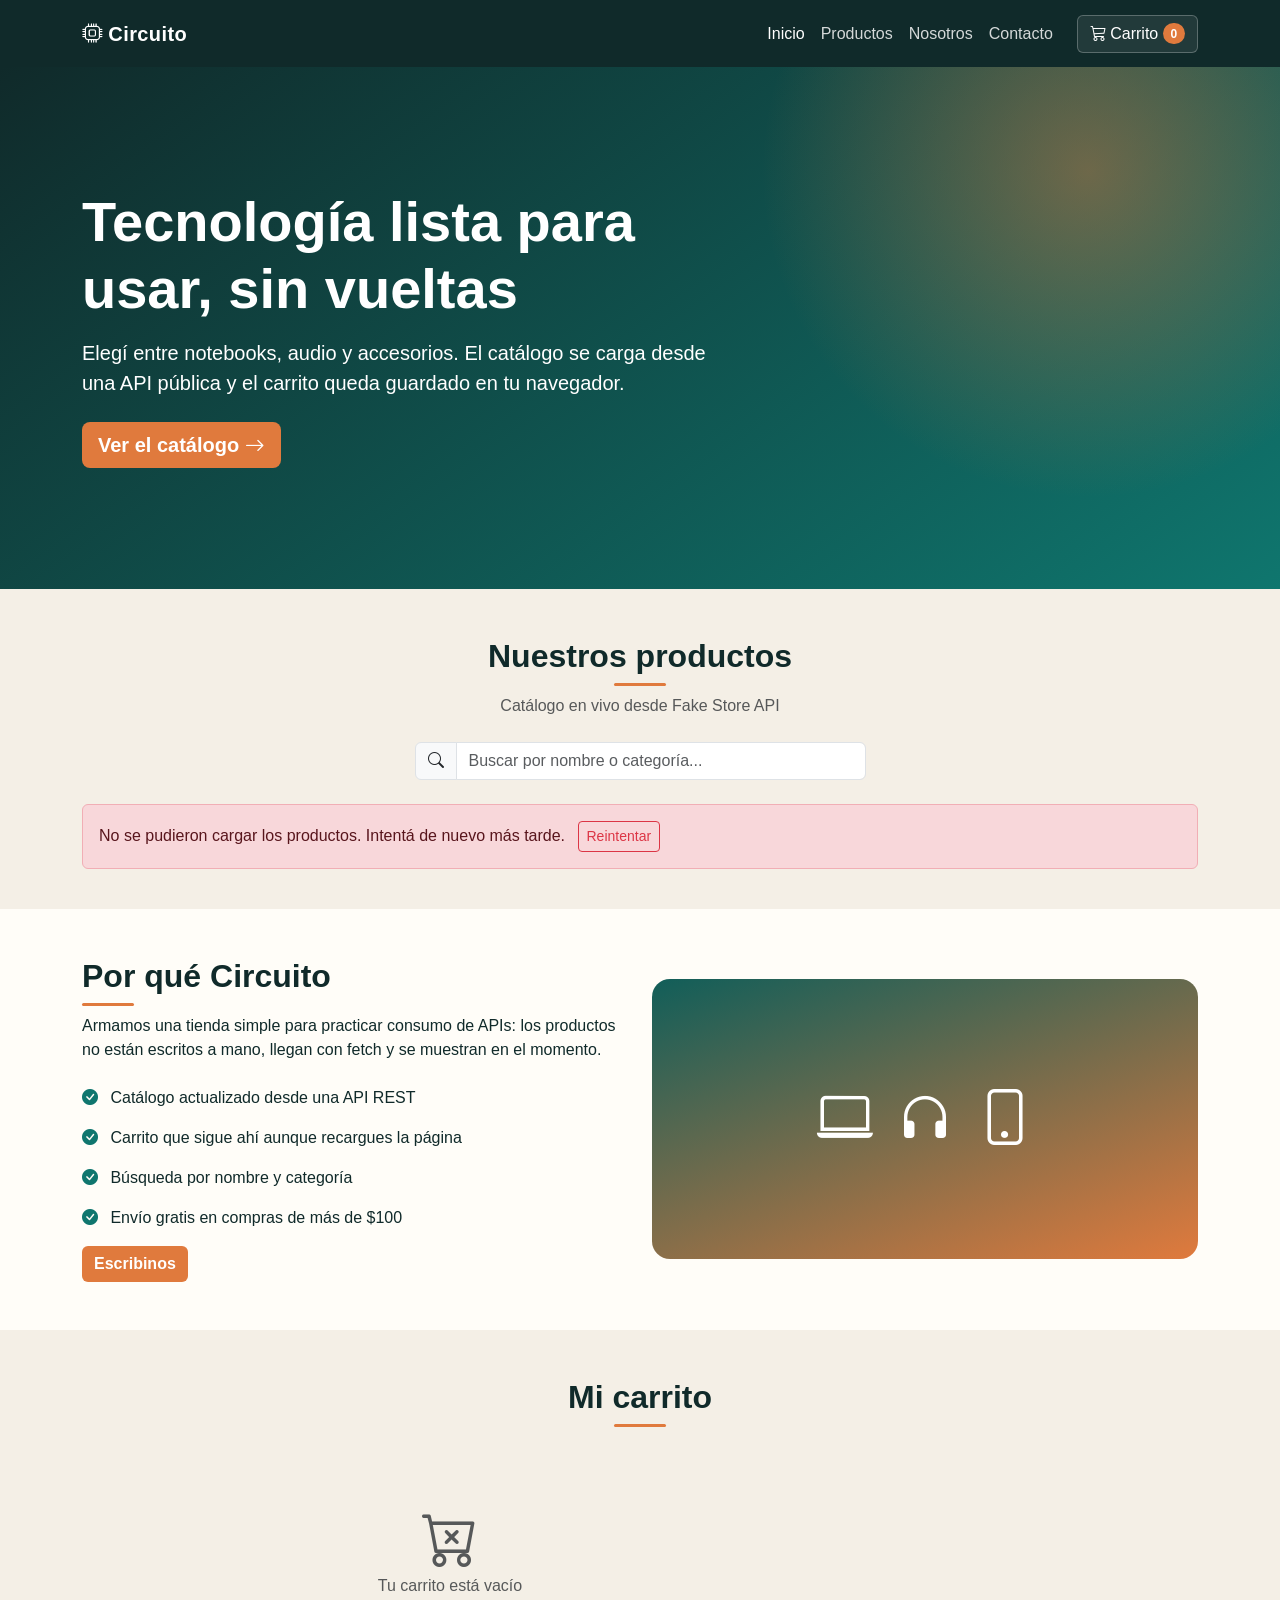
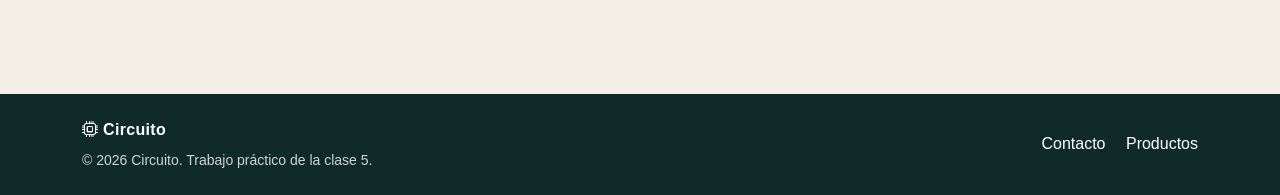
<file: index.html>
<!DOCTYPE html>
<html lang="es">
  <head>
    <meta charset="UTF-8" />
    <meta name="viewport" content="width=device-width, initial-scale=1.0" />
    <meta
      name="description"
      content="Circuito, tienda online de tecnología. Celulares, notebooks y accesorios con envío a todo el país."
    />
    <title>Circuito | Tienda de tecnología</title>
    <link
      href="https://cdn.jsdelivr.net/npm/bootstrap@5.3.3/dist/css/bootstrap.min.css"
      rel="stylesheet"
    />
    <link
      rel="stylesheet"
      href="https://cdn.jsdelivr.net/npm/bootstrap-icons@1.11.3/font/bootstrap-icons.min.css"
    />
    <link rel="stylesheet" href="css/styles.css" />
  </head>
  <body>
    <a class="visually-hidden-focusable" href="#productos">Saltar al contenido</a>

    <header class="site-header">
      <nav class="navbar navbar-expand-lg" aria-label="Navegación principal">
        <div class="container">
          <a class="navbar-brand" href="index.html">
            <i class="bi bi-cpu" aria-hidden="true"></i> Circuito
          </a>
          <button
            class="navbar-toggler"
            type="button"
            data-bs-toggle="collapse"
            data-bs-target="#menu"
            aria-controls="menu"
            aria-expanded="false"
            aria-label="Abrir menú"
          >
            <span class="navbar-toggler-icon"></span>
          </button>
          <div class="collapse navbar-collapse" id="menu">
            <ul class="navbar-nav ms-auto mb-2 mb-lg-0">
              <li class="nav-item">
                <a class="nav-link active" aria-current="page" href="index.html">Inicio</a>
              </li>
              <li class="nav-item">
                <a class="nav-link" href="#productos">Productos</a>
              </li>
              <li class="nav-item">
                <a class="nav-link" href="#nosotros">Nosotros</a>
              </li>
              <li class="nav-item">
                <a class="nav-link" href="contacto.html">Contacto</a>
              </li>
            </ul>
            <a href="#carrito" class="btn btn-cart ms-lg-3">
              <i class="bi bi-cart3" aria-hidden="true"></i> Carrito
              <span class="badge rounded-pill" id="contador-carrito" aria-live="polite">0</span>
            </a>
          </div>
        </div>
      </nav>
    </header>

    <main>
      <section class="hero d-flex align-items-center" aria-labelledby="hero-titulo">
        <div class="container">
          <div class="col-lg-7">
            <h1 id="hero-titulo" class="display-4 fw-bold mb-3">
              Tecnología lista para usar, sin vueltas
            </h1>
            <p class="lead mb-4">
              Elegí entre notebooks, audio y accesorios. El catálogo se carga desde una API
              pública y el carrito queda guardado en tu navegador.
            </p>
            <a href="#productos" class="btn btn-hero btn-lg">
              Ver el catálogo <i class="bi bi-arrow-right" aria-hidden="true"></i>
            </a>
          </div>
        </div>
      </section>

      <section id="productos" class="py-5" aria-labelledby="productos-titulo">
        <div class="container">
          <div class="text-center mb-4">
            <h2 id="productos-titulo" class="section-titulo">Nuestros productos</h2>
            <p class="text-muted">Catálogo en vivo desde Fake Store API</p>
          </div>
          <div class="row justify-content-center mb-4">
            <div class="col-lg-5 col-md-8">
              <div class="input-group">
                <span class="input-group-text" id="buscar-icono">
                  <i class="bi bi-search" aria-hidden="true"></i>
                </span>
                <input
                  type="search"
                  id="buscador"
                  class="form-control"
                  placeholder="Buscar por nombre o categoría..."
                  aria-label="Buscar productos"
                  aria-describedby="buscar-icono"
                />
              </div>
            </div>
          </div>
          <p id="estado-carga" class="text-center py-4" role="status">Cargando productos...</p>
          <p id="mensaje-error" class="alert alert-danger d-none" role="alert">
            No se pudieron cargar los productos. Intentá de nuevo más tarde.
            <button type="button" class="btn btn-outline-danger btn-sm ms-2" id="btn-reintentar">
              Reintentar
            </button>
          </p>
          <div id="productos-container" class="row g-4" aria-live="polite"></div>
        </div>
      </section>

      <section id="nosotros" class="nosotros py-5" aria-labelledby="nosotros-titulo">
        <div class="container">
          <div class="row align-items-center g-4">
            <div class="col-lg-6">
              <h2 id="nosotros-titulo" class="section-titulo text-start">Por qué Circuito</h2>
              <p>
                Armamos una tienda simple para practicar consumo de APIs: los productos no
                están escritos a mano, llegan con fetch y se muestran en el momento.
              </p>
              <ul class="list-unstyled mt-4">
                <li class="mb-3">
                  <i class="bi bi-check-circle-fill me-2" aria-hidden="true"></i>
                  Catálogo actualizado desde una API REST
                </li>
                <li class="mb-3">
                  <i class="bi bi-check-circle-fill me-2" aria-hidden="true"></i>
                  Carrito que sigue ahí aunque recargues la página
                </li>
                <li class="mb-3">
                  <i class="bi bi-check-circle-fill me-2" aria-hidden="true"></i>
                  Búsqueda por nombre y categoría
                </li>
                <li class="mb-3">
                  <i class="bi bi-check-circle-fill me-2" aria-hidden="true"></i>
                  Envío gratis en compras de más de $100
                </li>
              </ul>
              <a href="contacto.html" class="btn btn-hero">Escribinos</a>
            </div>
            <div class="col-lg-6">
              <div class="panel-nosotros" role="img" aria-label="Ilustración de una tienda de tecnología">
                <i class="bi bi-laptop" aria-hidden="true"></i>
                <i class="bi bi-headphones" aria-hidden="true"></i>
                <i class="bi bi-phone" aria-hidden="true"></i>
              </div>
            </div>
          </div>
        </div>
      </section>
    </main>

    <section id="carrito" class="carrito py-5" aria-labelledby="carrito-titulo">
      <div class="container">
        <div class="text-center mb-4">
          <h2 id="carrito-titulo" class="section-titulo">Mi carrito</h2>
        </div>
        <div class="row g-4">
          <div class="col-lg-8">
            <div id="carrito-items" class="d-flex flex-column gap-3"></div>
            <p id="carrito-vacio" class="text-center text-muted py-5 mb-0">
              <i class="bi bi-cart-x display-4 d-block" aria-hidden="true"></i>
              Tu carrito está vacío
            </p>
          </div>
          <div class="col-lg-4">
            <aside id="carrito-resumen" class="card resumen d-none">
              <div class="card-body">
                <h3 class="h5 mb-3">Resumen del pedido</h3>
                <div class="d-flex justify-content-between mb-2">
                  <span>Subtotal</span>
                  <strong id="carrito-subtotal">$0.00</strong>
                </div>
                <div class="d-flex justify-content-between mb-3">
                  <span>Envío</span>
                  <span id="carrito-envio">$0.00</span>
                </div>
                <hr />
                <div class="d-flex justify-content-between fs-5 mb-3">
                  <strong>Total</strong>
                  <strong id="carrito-total">$0.00</strong>
                </div>
                <button type="button" class="btn btn-hero w-100 mb-2" id="btn-comprar">
                  Finalizar compra
                </button>
                <button type="button" class="btn btn-outline-danger w-100" id="btn-vaciar">
                  Vaciar carrito
                </button>
              </div>
            </aside>
          </div>
        </div>
      </div>
    </section>

    <footer class="site-footer py-4">
      <div class="container d-flex flex-column flex-md-row justify-content-between align-items-center gap-3">
        <div>
          <a class="navbar-brand" href="index.html">
            <i class="bi bi-cpu" aria-hidden="true"></i> Circuito
          </a>
          <p class="mb-0 small mt-2">&copy; 2026 Circuito. Trabajo práctico de la clase 5.</p>
        </div>
        <div>
          <a href="contacto.html" class="me-3">Contacto</a>
          <a href="#productos">Productos</a>
        </div>
      </div>
    </footer>

    <div
      id="aviso"
      class="toast align-items-center border-0 position-fixed bottom-0 end-0 m-3"
      role="status"
      aria-live="polite"
      aria-atomic="true"
    >
      <div class="d-flex">
        <div class="toast-body"></div>
        <button
          type="button"
          class="btn-close me-2 m-auto"
          data-bs-dismiss="toast"
          aria-label="Cerrar aviso"
        ></button>
      </div>
    </div>

    <script src="https://cdn.jsdelivr.net/npm/bootstrap@5.3.3/dist/js/bootstrap.bundle.min.js"></script>
    <script src="js/carrito.js"></script>
    <script src="js/app.js"></script>
  </body>
</html>
</file>
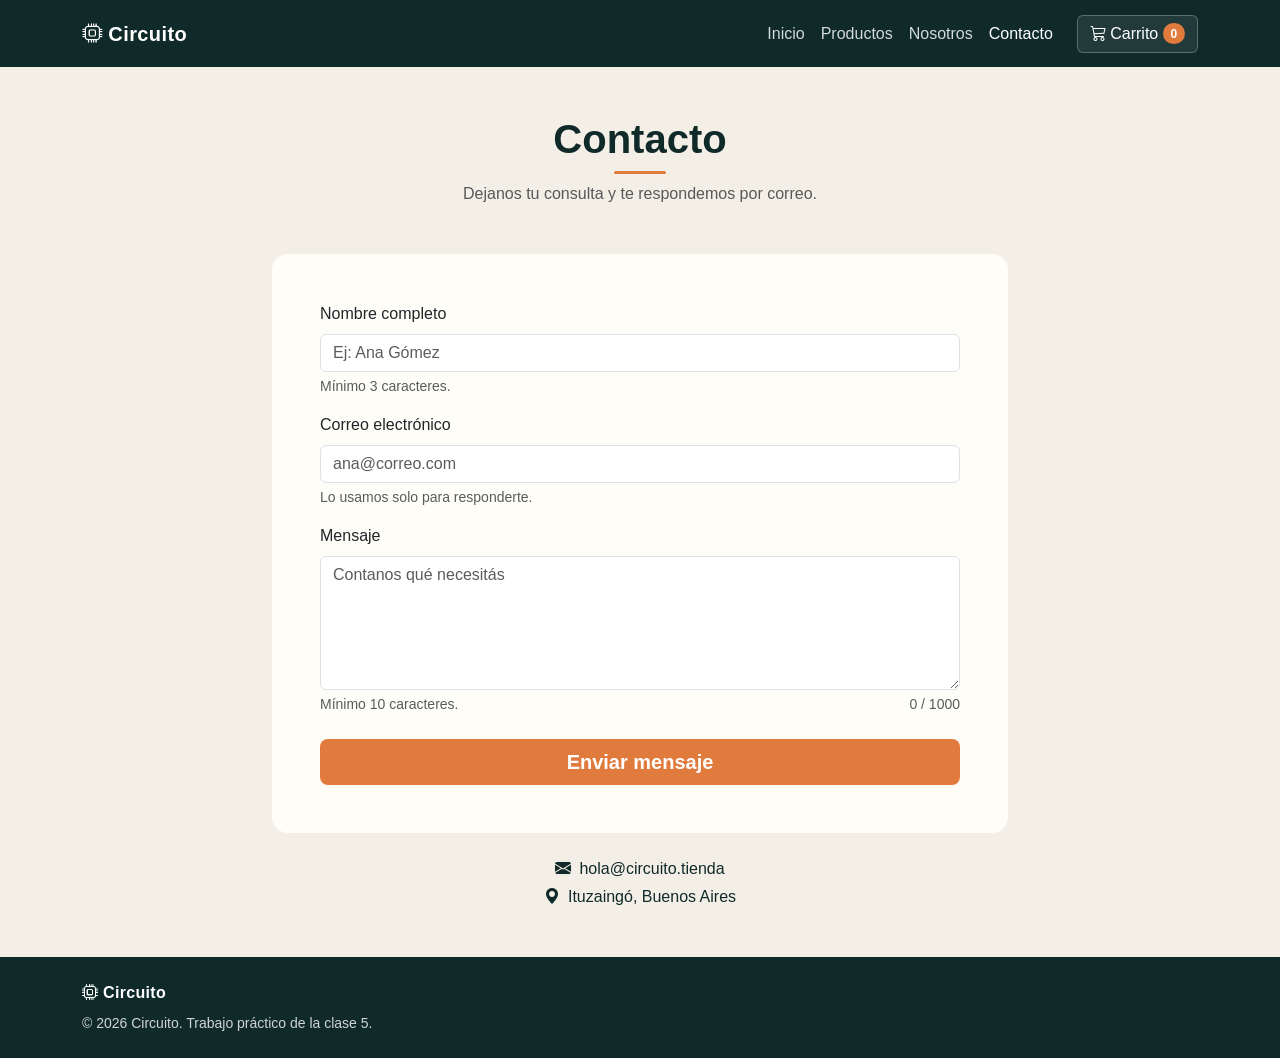
<file: contacto.html>
<!DOCTYPE html>
<html lang="es">
  <head>
    <meta charset="UTF-8" />
    <meta name="viewport" content="width=device-width, initial-scale=1.0" />
    <meta name="description" content="Escribile a Circuito por consultas de productos, pedidos o envíos." />
    <title>Contacto | Circuito</title>
    <link
      href="https://cdn.jsdelivr.net/npm/bootstrap@5.3.3/dist/css/bootstrap.min.css"
      rel="stylesheet"
    />
    <link
      rel="stylesheet"
      href="https://cdn.jsdelivr.net/npm/bootstrap-icons@1.11.3/font/bootstrap-icons.min.css"
    />
    <link rel="stylesheet" href="css/styles.css" />
  </head>
  <body>
    <a class="visually-hidden-focusable" href="#formulario-contacto">Saltar al contenido</a>

    <header class="site-header">
      <nav class="navbar navbar-expand-lg" aria-label="Navegación principal">
        <div class="container">
          <a class="navbar-brand" href="index.html">
            <i class="bi bi-cpu" aria-hidden="true"></i> Circuito
          </a>
          <button
            class="navbar-toggler"
            type="button"
            data-bs-toggle="collapse"
            data-bs-target="#menu"
            aria-controls="menu"
            aria-expanded="false"
            aria-label="Abrir menú"
          >
            <span class="navbar-toggler-icon"></span>
          </button>
          <div class="collapse navbar-collapse" id="menu">
            <ul class="navbar-nav ms-auto mb-2 mb-lg-0">
              <li class="nav-item"><a class="nav-link" href="index.html">Inicio</a></li>
              <li class="nav-item">
                <a class="nav-link" href="index.html#productos">Productos</a>
              </li>
              <li class="nav-item">
                <a class="nav-link" href="index.html#nosotros">Nosotros</a>
              </li>
              <li class="nav-item">
                <a class="nav-link active" aria-current="page" href="contacto.html">Contacto</a>
              </li>
            </ul>
            <a href="index.html#carrito" class="btn btn-cart ms-lg-3">
              <i class="bi bi-cart3" aria-hidden="true"></i> Carrito
              <span class="badge rounded-pill" id="contador-carrito" aria-live="polite">0</span>
            </a>
          </div>
        </div>
      </nav>
    </header>

    <main class="py-5">
      <div class="container">
        <div class="text-center mb-5">
          <h1 class="section-titulo">Contacto</h1>
          <p class="text-muted">Dejanos tu consulta y te respondemos por correo.</p>
        </div>
        <div class="row justify-content-center">
          <div class="col-lg-8">
            <div class="card contacto-card">
              <div class="card-body p-4 p-md-5">
                <form id="formulario-contacto" novalidate>
                  <div class="mb-3">
                    <label for="nombre" class="form-label">Nombre completo</label>
                    <input
                      type="text"
                      class="form-control"
                      id="nombre"
                      name="nombre"
                      placeholder="Ej: Ana Gómez"
                      required
                      minlength="3"
                      aria-describedby="nombre-ayuda"
                    />
                    <div class="form-text" id="nombre-ayuda">Mínimo 3 caracteres.</div>
                    <div class="invalid-feedback">Ingresá tu nombre (mínimo 3 caracteres).</div>
                  </div>
                  <div class="mb-3">
                    <label for="email" class="form-label">Correo electrónico</label>
                    <input
                      type="email"
                      class="form-control"
                      id="email"
                      name="email"
                      placeholder="ana@correo.com"
                      required
                      aria-describedby="email-ayuda"
                    />
                    <div class="form-text" id="email-ayuda">Lo usamos solo para responderte.</div>
                    <div class="invalid-feedback">Ingresá un correo válido.</div>
                  </div>
                  <div class="mb-4">
                    <label for="mensaje" class="form-label">Mensaje</label>
                    <textarea
                      class="form-control"
                      id="mensaje"
                      name="mensaje"
                      rows="5"
                      placeholder="Contanos qué necesitás"
                      required
                      minlength="10"
                      maxlength="1000"
                      aria-describedby="mensaje-ayuda"
                    ></textarea>
                    <div class="form-text d-flex justify-content-between" id="mensaje-ayuda">
                      <span>Mínimo 10 caracteres.</span>
                      <span id="contador-caracteres">0 / 1000</span>
                    </div>
                    <div class="invalid-feedback">El mensaje tiene que tener al menos 10 caracteres.</div>
                  </div>
                  <button type="submit" class="btn btn-hero btn-lg w-100" id="btn-enviar">
                    Enviar mensaje
                  </button>
                </form>
              </div>
            </div>
            <div class="text-center mt-4">
              <p class="mb-1">
                <i class="bi bi-envelope-fill me-2" aria-hidden="true"></i>hola@circuito.tienda
              </p>
              <p class="mb-0">
                <i class="bi bi-geo-alt-fill me-2" aria-hidden="true"></i>Ituzaingó, Buenos Aires
              </p>
            </div>
          </div>
        </div>
      </div>
    </main>

    <footer class="site-footer py-4">
      <div class="container text-center text-md-start">
        <a class="navbar-brand" href="index.html">
          <i class="bi bi-cpu" aria-hidden="true"></i> Circuito
        </a>
        <p class="mb-0 small mt-2">&copy; 2026 Circuito. Trabajo práctico de la clase 5.</p>
      </div>
    </footer>

    <script src="https://cdn.jsdelivr.net/npm/bootstrap@5.3.3/dist/js/bootstrap.bundle.min.js"></script>
    <script src="js/carrito.js"></script>
    <script src="js/contacto.js"></script>
  </body>
</html>
</file>
<file: css/styles.css>
:root {
  --ink: #102a2a;
  --teal: #0f766e;
  --teal-dark: #115e59;
  --sand: #f4efe6;
  --paper: #fffdf8;
  --accent: #e07a3d;
  --muted: #5c6b6b;
}

body {
  font-family: "Segoe UI", Tahoma, Geneva, Verdana, sans-serif;
  color: var(--ink);
  background: var(--sand);
}

.site-header {
  background: var(--ink);
}

.site-header .navbar {
  padding-top: 0.85rem;
  padding-bottom: 0.85rem;
}

.navbar-brand {
  color: #fff !important;
  font-weight: 700;
  letter-spacing: 0.02em;
}

.navbar-nav .nav-link {
  color: rgba(255, 255, 255, 0.82) !important;
}

.navbar-nav .nav-link:hover,
.navbar-nav .nav-link.active {
  color: #fff !important;
}

.navbar-toggler {
  border-color: rgba(255, 255, 255, 0.4);
}

.navbar-toggler-icon {
  filter: invert(1);
}

.btn-cart {
  background: rgba(255, 255, 255, 0.08);
  color: #fff;
  border: 1px solid rgba(255, 255, 255, 0.25);
}

.btn-cart:hover {
  background: var(--accent);
  border-color: var(--accent);
  color: #fff;
}

#contador-carrito {
  background: var(--accent);
  color: #fff;
}

.hero {
  min-height: 58vh;
  padding: 4.5rem 0;
  color: #fff;
  background:
    radial-gradient(circle at 85% 20%, rgba(224, 122, 61, 0.45), transparent 28%),
    linear-gradient(145deg, #102a2a 0%, #0f766e 100%);
}

.btn-hero {
  background: var(--accent);
  color: #fff;
  font-weight: 600;
  border: 0;
}

.btn-hero:hover {
  background: #c9652d;
  color: #fff;
}

.section-titulo {
  font-weight: 700;
  position: relative;
  display: inline-block;
  padding-bottom: 0.65rem;
}

.section-titulo::after {
  content: "";
  position: absolute;
  left: 50%;
  bottom: 0;
  width: 52px;
  height: 3px;
  border-radius: 3px;
  background: var(--accent);
  transform: translateX(-50%);
}

.section-titulo.text-start::after {
  left: 0;
  transform: none;
}

.producto-card {
  height: 100%;
  border: 0;
  border-radius: 14px;
  background: var(--paper);
  box-shadow: 0 8px 20px rgba(16, 42, 42, 0.06);
}

.producto-imagen-wrap {
  height: 210px;
  display: flex;
  align-items: center;
  justify-content: center;
  padding: 1.25rem;
  background: #fff;
}

.producto-imagen {
  max-width: 100%;
  max-height: 170px;
  object-fit: contain;
}

.producto-titulo {
  font-size: 1rem;
  min-height: 2.6rem;
  display: -webkit-box;
  -webkit-line-clamp: 2;
  -webkit-box-orient: vertical;
  overflow: hidden;
}

.producto-categoria {
  font-size: 0.75rem;
  letter-spacing: 0.04em;
  text-transform: uppercase;
  color: var(--muted);
}

.producto-precio {
  font-size: 1.2rem;
  font-weight: 700;
  color: var(--teal-dark);
}

.btn-agregar {
  background: var(--teal);
  color: #fff;
  border: 0;
}

.btn-agregar:hover {
  background: var(--teal-dark);
  color: #fff;
}

.nosotros {
  background: var(--paper);
}

.nosotros .bi-check-circle-fill {
  color: var(--teal);
}

.panel-nosotros {
  min-height: 280px;
  border-radius: 18px;
  display: flex;
  align-items: center;
  justify-content: center;
  gap: 1.5rem;
  color: #fff;
  font-size: 3.5rem;
  background: linear-gradient(160deg, #115e59, #e07a3d);
}

.carrito-item {
  display: flex;
  align-items: center;
  gap: 0.9rem;
  padding: 0.85rem;
  border-radius: 12px;
  background: var(--paper);
}

.carrito-item img {
  width: 64px;
  height: 64px;
  object-fit: contain;
  background: #fff;
  border-radius: 8px;
}

.resumen {
  border: 0;
  border-radius: 14px;
  background: var(--paper);
  position: sticky;
  top: 1rem;
}

.site-footer {
  background: var(--ink);
  color: rgba(255, 255, 255, 0.8);
}

.site-footer a {
  color: #fff;
  text-decoration: none;
}

.contacto-card {
  border: 0;
  border-radius: 16px;
  background: var(--paper);
}

#aviso {
  background: var(--teal);
  color: #fff;
}

#aviso .btn-close {
  filter: invert(1);
}

@media (max-width: 767.98px) {
  .hero {
    text-align: center;
    min-height: auto;
  }

  .hero .display-4 {
    font-size: 2.1rem;
  }

  .panel-nosotros {
    min-height: 180px;
    font-size: 2.4rem;
  }
}
</file>
